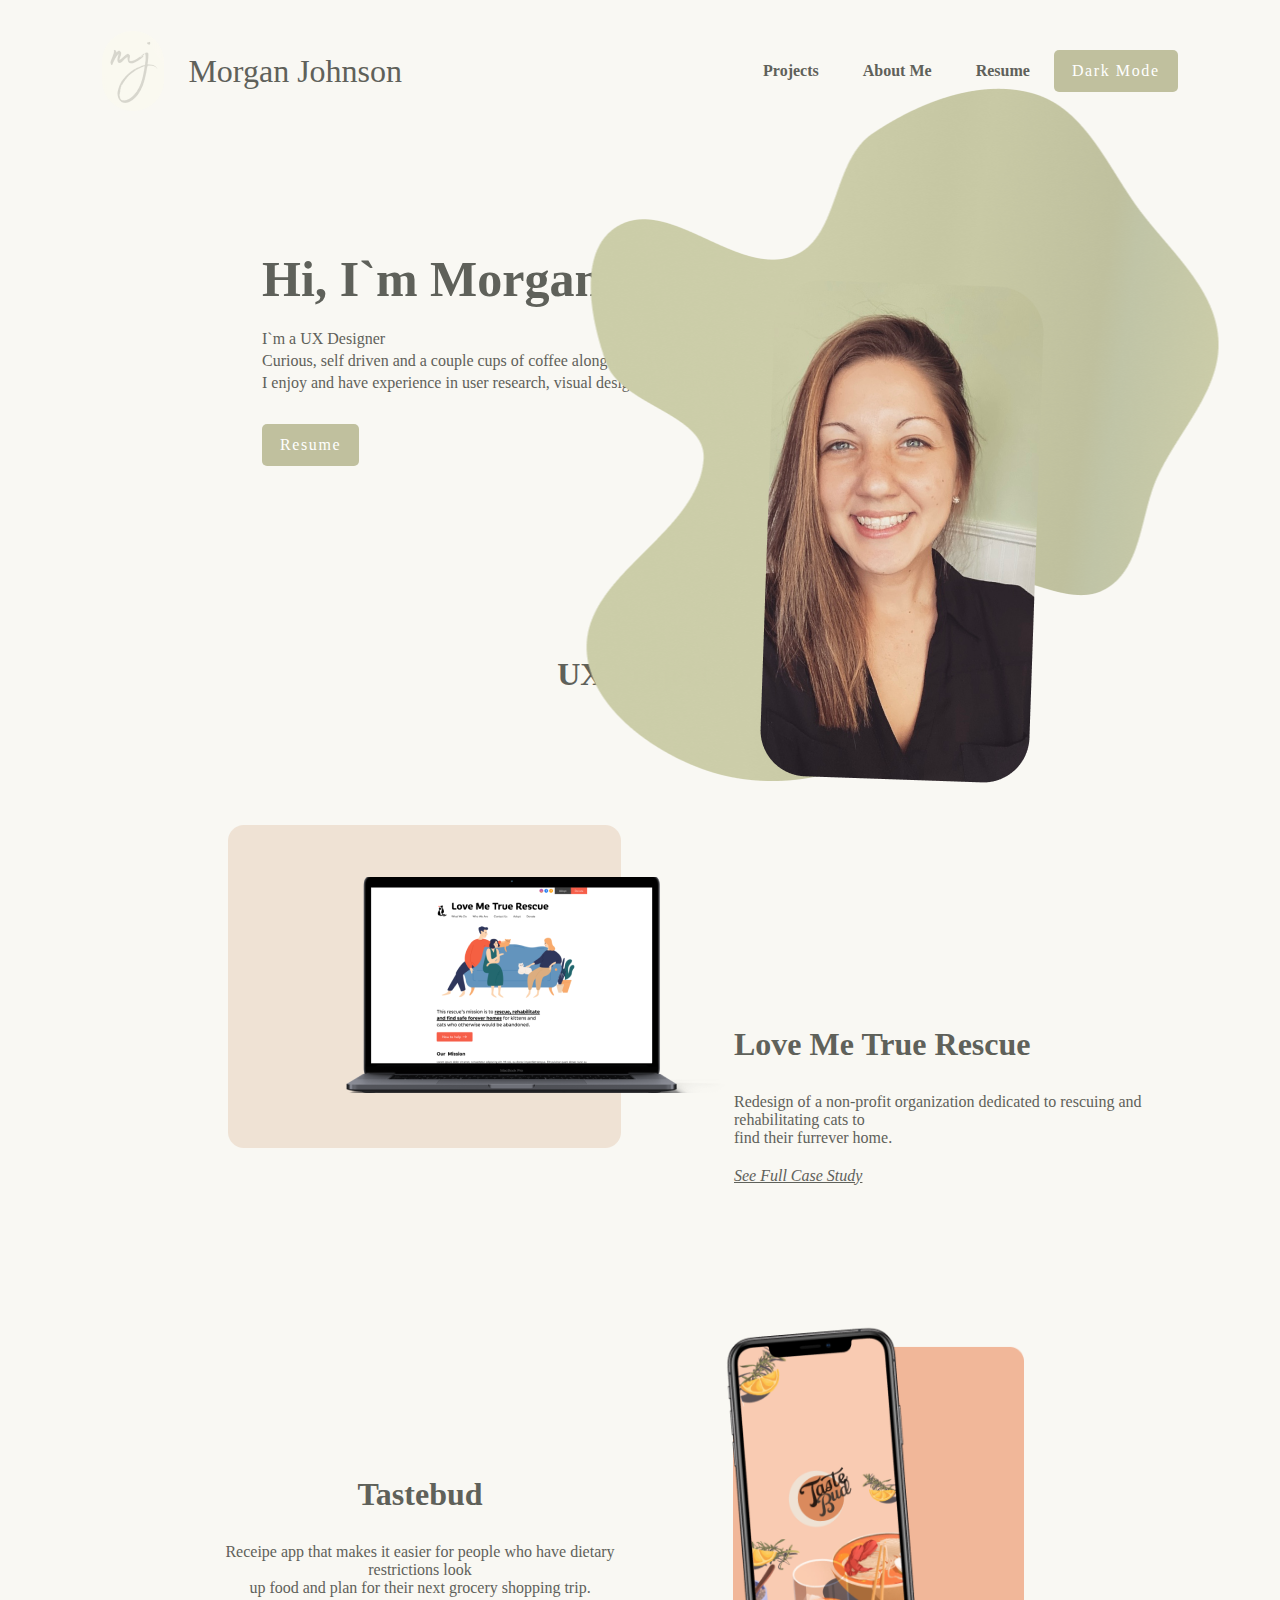
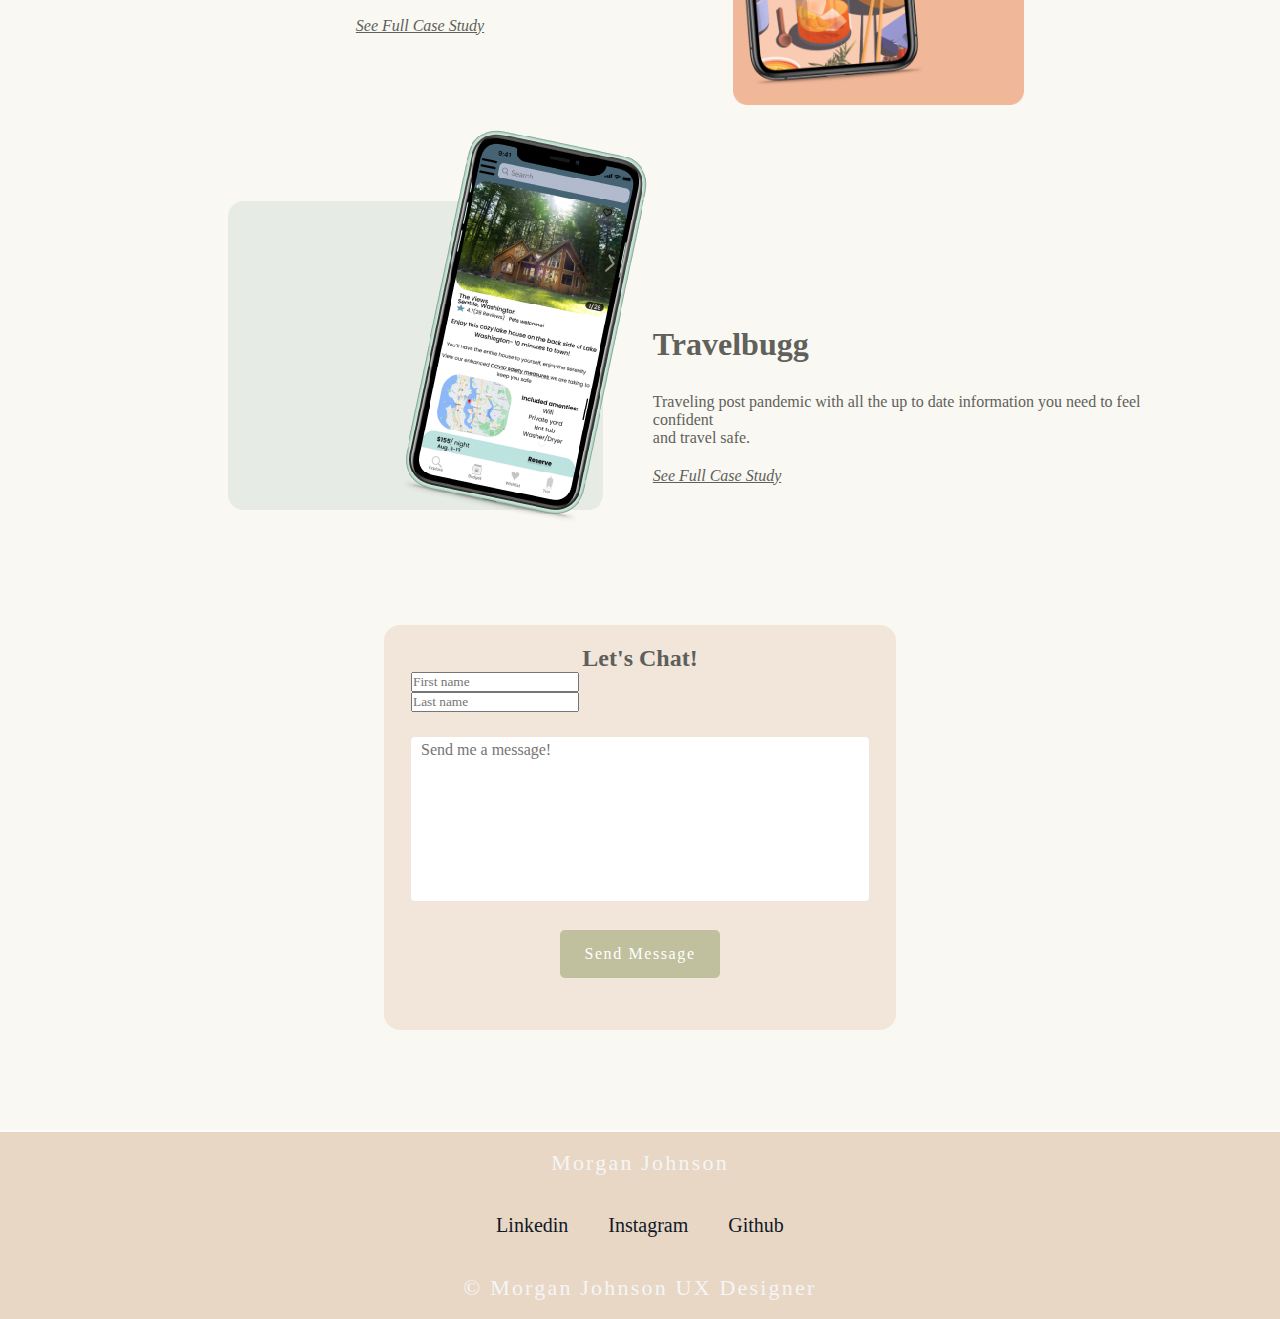
<file: index.html>
<!DOCTYPE html>
<html lang="en">
    <head>
        <meta charset="UTF-8" />
        <meta http-equiv="X-UA-Compatible" content="IE=edge" />
        <meta name="viewport" content="width=device-width, initial-scale=1.0" />
        <title>Morgan Johnson | UX</title>
        <link
            href="https://cdn.jsdelivr.net/npm/bootstrap@5.1.3/dist/css/bootstrap.min.css"
            rel="stylesheet"
            integrity="sha384-1BmE4kWBq78iYhFldvKuhfTAU6auU8tT94WrHftjDbrCEXSU1oBoqyl2QvZ6jIW3"
            crossorigin="anonymous"
        />
        <link rel="stylesheet" href="css/styles.css" />
    </head>
    <body>
        <div class="hero">
            <nav>
                <a href="/">
                    <div class="logo-header">
                        <img src="images/masked circle logo.png" class="logo" />
                        <span class="logo-name">Morgan Johnson</span>
                    </div>
                </a>
                <ul>
                    <li><a href="#projects-section">Projects</a></li>
                    <li><a href="/pages/about-me.html">About Me</a></li>
                    <li>
                        <a href="/pages/resume.html" target="_blank">Resume</a>
                    </li>
                    <a class="btn" id="dark-mode">Dark Mode</a>
                </ul>
            </nav>
            <div class="body-margin">
                <div class="detail">
                    <h1>Hi, I`m Morgan</h1>
                    <p>I`m a UX Designer</p>
                    <p>
                        Curious, self driven and a couple cups of coffee along
                        the way.
                    </p>
                    <p>
                        I enjoy and have experience in user research, visual
                        design & prototyping.
                    </p>
                    <a class="btn" href="/pages/resume.html" target="_blank"
                        >Resume</a
                    >
                </div>
                <div class="blob-with-image">
                    <img src="images/Blob a.png" class="blob" />
                    <img src="images/Morgan Blob 2.png" class="morgan" />
                </div>
                <section class="main" id="projects-section">
                    <div>
                        <h1>UX Projects</h1>
                    </div>
                    <div class="projects">
                        <div class="project-card-image-left">
                            <div class="project-image-left">
                                <img
                                    src="images/Love me new.png"
                                    class="project-image"
                                />
                            </div>
                            <div class="project-description">
                                <h1>Love Me True Rescue</h1>
                                <p>
                                    Redesign of a non-profit organization
                                    dedicated to rescuing and rehabilitating
                                    cats to<br />
                                    find their furrever home.
                                </p>
                                <a href="/" target="_blank"
                                    >See Full Case Study</a
                                >
                            </div>
                        </div>
                        <div class="project-card-image-right">
                            <div class="project-description">
                                <h1>Tastebud</h1>
                                <p>
                                    Receipe app that makes it easier for people
                                    who have dietary restrictions look <br />up
                                    food and plan for their next grocery
                                    shopping trip.
                                </p>
                                <a href="/" target="_blank"
                                    >See Full Case Study</a
                                >
                            </div>
                            <div class="project-image-right">
                                <img src="images/tastebud new.png" />
                            </div>
                        </div>
                        <div class="project-card-image-left">
                            <div class="project-image-left">
                                <img
                                    src="images/Travellbugg new.png"
                                    class="project-image"
                                    id="travelbugg-mobile"
                                />
                            </div>
                            <div class="project-description">
                                <h1>Travelbugg</h1>
                                <p>
                                    Traveling post pandemic with all the up to
                                    date information you need to feel
                                    confident<br />
                                    and travel safe.
                                </p>
                                <a href="/" target="_blank"
                                    >See Full Case Study</a
                                >
                            </div>
                        </div>
                    </div>
                </section>
                <div class="contact-me">
                    <h2>Let's Chat!</h2>
                    <div class="form-wrapper">
                        <!-- Bootstrap -->
                        <div class="row">
                            <div class="col">
                                <input
                                    type="text"
                                    class="form-control"
                                    placeholder="First name"
                                    aria-label="First name"
                                />
                            </div>
                            <div class="col">
                                <input
                                    type="text"
                                    class="form-control"
                                    placeholder="Last name"
                                    aria-label="Last name"
                                />
                            </div>
                        </div>
                        <div class="mb-3">
                            <textarea
                                class="form-control"
                                id="exampleFormControlTextarea1"
                                rows="3"
                                placeholder="Send me a message!"
                            ></textarea>
                        </div>
                    </div>

                    <input
                        id="submit-form-button"
                        class="btn contact-form-submit"
                        type="submit"
                        value="Send Message"
                    />
                </div>
            </div>
            <footer>
                <p>Morgan Johnson</p>
                <ul>
                    <li>
                        <a
                            href="https://www.linkedin.com/in/morgan-johnsonux/"
                            target="_blank"
                            >Linkedin</a
                        >
                    </li>
                    <li>Instagram</li>
                    <li>
                        <a href="https://github.com/mojoe15" target="_blank"
                            >Github</a
                        >
                    </li>
                </ul>
                <p>&copy; Morgan Johnson UX Designer</p>
            </footer>
        </div>
    </body>
    <script
        src="https://cdn.jsdelivr.net/npm/bootstrap@5.1.3/dist/js/bootstrap.bundle.min.js"
        integrity="sha384-ka7Sk0Gln4gmtz2MlQnikT1wXgYsOg+OMhuP+IlRH9sENBO0LRn5q+8nbTov4+1p"
        crossorigin="anonymous"
    ></script>
    <script
        src="http://ajax.googleapis.com/ajax/libs/jquery/1.7.1/jquery.min.js"
        type="text/javascript"
    ></script>
    <script src="js/index.js" type="text/javascript"></script>
</html>
</file>
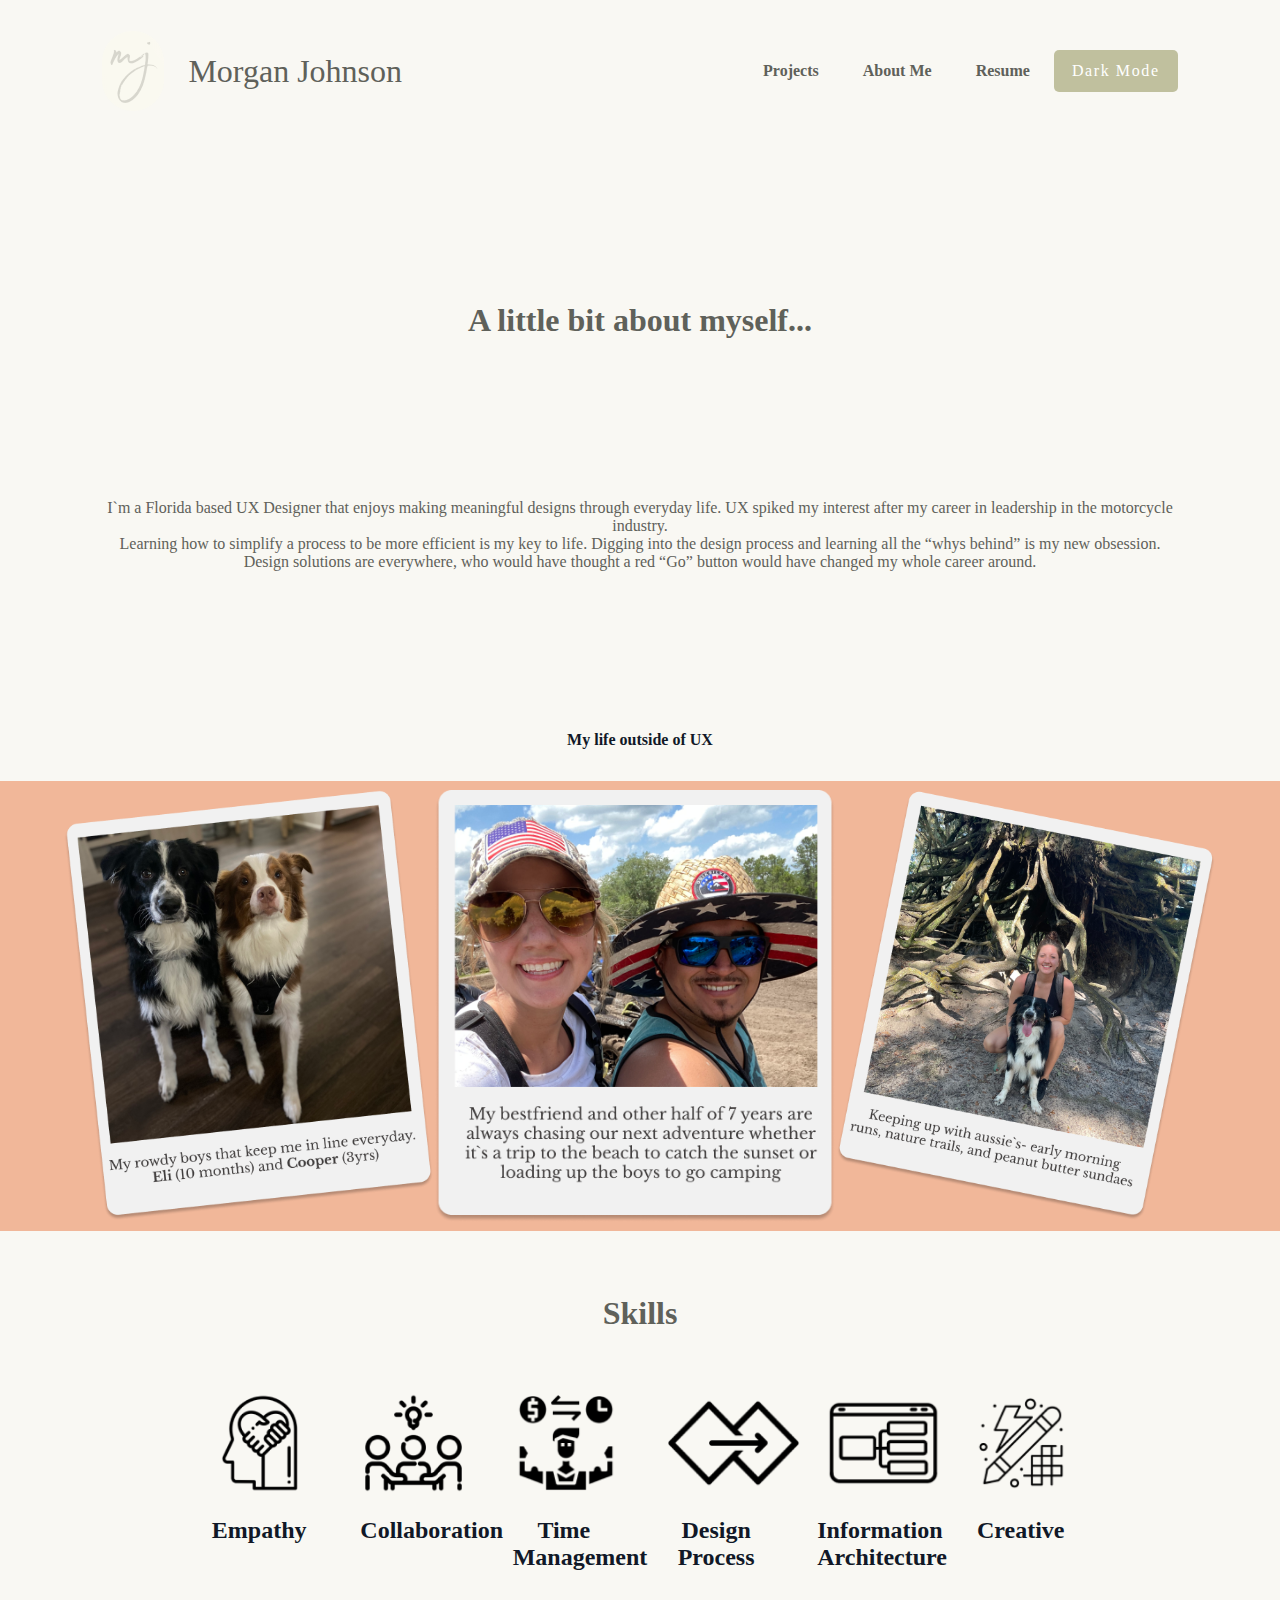
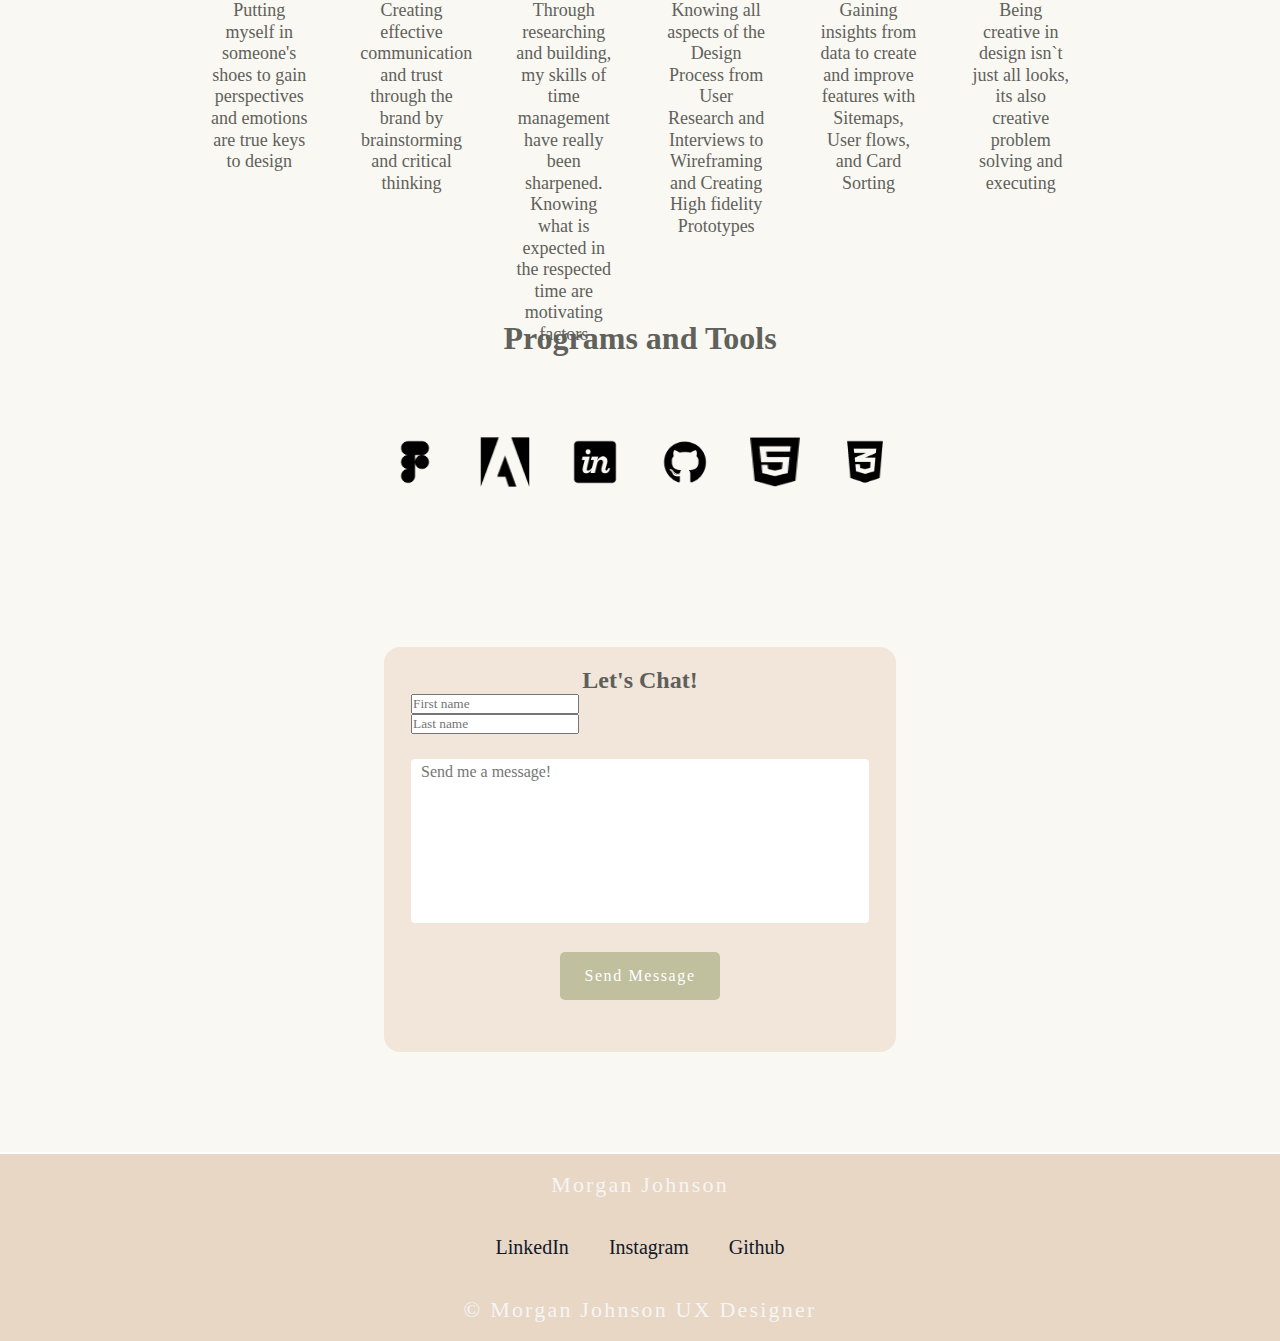
<file: pages/about-me.html>
<!DOCTYPE html>
<html lang="en">
    <head>
        <meta charset="UTF-8" />
        <meta http-equiv="X-UA-Compatible" content="IE=edge" />
        <meta name="viewport" content="width=device-width, initial-scale=1.0" />
        <link
        href="https://cdn.jsdelivr.net/npm/bootstrap@5.1.3/dist/css/bootstrap.min.css"
        rel="stylesheet"
        integrity="sha384-1BmE4kWBq78iYhFldvKuhfTAU6auU8tT94WrHftjDbrCEXSU1oBoqyl2QvZ6jIW3"
        crossorigin="anonymous"
    />
        <link rel="stylesheet" href="/css/aboutme.css" />
        <title>Morgan Johnson | About Me</title>
    </head>
    <body>
        <div class="about-me-hero">
            <nav>
                <a href="/">
                    <div class="logo-header">
                        <img src="/images/masked circle logo.png" class="logo" />
                        <span class="logo-name">Morgan Johnson</span>
                    </div>
                </a>
                <ul>
                    <li><a href="/index.html#projects-section">Projects</a></li>
                    <li><a href="/pages/about-me.html">About Me</a></li>
                    <li><a href="/pages/resume.html" target="_blank">Resume</a></li>
                    <a class="btn" id="dark-mode">Dark Mode</a>
                </ul>
            </nav>
            <div class="body-margin">
                <div class="hero">
                    <div>
                        <h1>A little bit about myself...</h1>
                    </div>
                    <div>
                        <p>
                            I`m a Florida based UX Designer that enjoys making meaningful designs through everyday life. UX spiked my interest after my career in leadership
                            in the motorcycle industry. <br>Learning how to simplify
                            a process to be more efficient is my key to life.
                            Digging into the design process and learning all the
                            “whys behind” is my new obsession. <br>Design solutions
                            are everywhere, who would have thought a red “Go”
                            button would have changed my whole career around.
                        </p>
                    </div>
                </div>
            </div>

            <div class="about-me-photos">
                <p>My life outside of UX</p>
                <div class="photos-container">
                    <img src="/images/about me boys.png" />
                    <img src="/images/about me david.png" />
                    <img src="/images/about me eli.png" />
                </div>
            </div>
            <div class="body-margin">
                <div class="skills-title">
                    <h1>Skills</h1>
                </div>
                <div class="skills-group">
                    <div class="skill">
                        <div class="skill-heading">
                            <img src="/images/empathy icon.png" />
                            <h2>Empathy</h2>
                        </div>
                        <p>
                            Putting myself in someone's shoes to gain
                            perspectives and emotions are true keys to design
                        </p>
                    </div>
                    <div class="skill">
                        <div class="skill-heading">
                            <img src="/images/collab icon.png" />
                            <h2>Collaboration</h2>
                        </div>
                        <p>
                            Creating effective communication and trust through
                            the brand by brainstorming and critical thinking
                        </p>
                    </div>
                    <div class="skill">
                        <div class="skill-heading">
                            <img src="/images/time.png" />
                            <h2>Time Management</h2>
                        </div>
                        <p>
                            Through researching and building, my skills of time management
                            have really been sharpened. Knowing what is expected
                            in the respected time are motivating factors
                        </p>
                    </div>
                    <div class="skill">
                        <div class="skill-heading">
                            <img src="/images/design process.png" />
                            <h2>Design Process</h2>
                        </div>
                        <p>
                            Knowing all aspects of the Design Process from User
                            Research and Interviews to Wireframing and Creating
                            High fidelity Prototypes
                        </p>
                    </div>
                    <div class="skill">
                        <div class="skill-heading">
                            <img src="/images/IA.png" />
                            <h2>Information Architecture</h2>
                        </div>
                        <p>
                            Gaining insights from data to create and improve
                            features with Sitemaps, User flows,
                            and Card Sorting
                        </p>
                    </div>
                    <div class="skill">
                        <div class="skill-heading">
                            <img src="/images/creative.png" />
                            <h2>Creative</h2>
                        </div>
                        <p>
                            Being creative in design isn`t just all looks, its
                            also creative problem solving and executing
                        </p>
                    </div>
                </div> 
                <div class="tools-title">
                    <h1>Programs and Tools</h1>
                </div>
                <div class="tools-group">
                    <img src="/images/figma.png" />
                    <img src="/images/adobe.png" />
                    <img src="/images/invision.png" />
                    <img src="/images/github.png" />
                    <img src="/images/html.png" />
                    <img src="/images/css3-alt.png" />
                </div>
                <div class="contact-me">
                    <h2>Let's Chat!</h2>
                    <div class="form-wrapper">
                        <!-- Bootstrap -->
                        <div class="row">
                            <div class="col">
                                <input
                                    type="text"
                                    class="form-control"
                                    placeholder="First name"
                                    aria-label="First name"
                                />
                            </div>
                            <div class="col">
                                <input
                                    type="text"
                                    class="form-control"
                                    placeholder="Last name"
                                    aria-label="Last name"
                                />
                            </div>
                        </div>
                        <div class="mb-3">
                            <textarea
                                class="form-control"
                                id="exampleFormControlTextarea1"
                                rows="3"
                                placeholder="Send me a message!"
                            ></textarea>
                        </div>
                    </div>

                    <input
                        id="submit-form-button"
                        class="btn contact-form-submit"
                        type="submit"
                        value="Send Message"
                    />
                </div>
            </div>
            <footer>
                <p>Morgan Johnson</p>
                <ul>
                    <li>LinkedIn</li>
                    <li>Instagram</li>
                    <li>
                        <a href="https://github.com/mojoe15" target="_blank"
                            >Github</a
                        >
                    </li>
                </ul>
                <p>&copy; Morgan Johnson UX Designer</p>
            </footer>
    </body>
    <script
    src="https://cdn.jsdelivr.net/npm/bootstrap@5.1.3/dist/js/bootstrap.bundle.min.js"
    integrity="sha384-ka7Sk0Gln4gmtz2MlQnikT1wXgYsOg+OMhuP+IlRH9sENBO0LRn5q+8nbTov4+1p"
    crossorigin="anonymous"
></script>
<script
src="http://ajax.googleapis.com/ajax/libs/jquery/1.7.1/jquery.min.js"
type="text/javascript"
></script>
<script src="/js/index.js" type="text/javascript"></script>
</html>
</file>
<file: css/styles.css>
* {
    margin: 0;
    padding: 0;
    font-family: serif;
    --tw-text-opacity: 1;
    color: rgba(17, 24, 39, var(--tw-text-opacity));
}

html {
    scroll-behavior: smooth;
    background-color: rgb(252, 251, 240);
}

a {
    color: inherit;
    text-decoration: none;
    cursor: pointer;
}

.btn {
    background: #c0c09e;
    padding: 10px 18px;
    text-decoration: none;
    letter-spacing: 0.1em;
    line-height: 22px;
    color: white;
    display: inline-block;
    margin: 30px 0;
    border-radius: 5px;
}

.btn:hover {
    background: rgb(134, 134, 111);
}

.hero {
    position: relative;
    width: 100%;
    height: 100%;
    background: rgb(249, 248, 243);
}

nav {
    display: flex;
    width: 84%;
    margin: auto;
    padding: 20px 0;
    align-items: center;
    justify-content: space-between;
}

nav ul li {
    display: inline-block;
    list-style: none;
    margin: 10px 20px;
}

nav ul li a {
    text-decoration: none;
    color: rgb(95, 97, 90);
    font-weight: bold;
}

nav ul li a:hover {
    color: rgb(134, 134, 111);
}

.body-margin {
    margin: 0;
}

@media screen and (min-width: 600px) and (max-width: 768px) {
    .body-margin {
        margin: 0px 25px;
    }
}

@media screen and (min-width: 768px) {
    .body-margin {
        margin: 0px 100px;
    }
}

.detail {
    margin-left: 15%;
    margin-top: 10%;
}

.detail h1 {
    font-size: 50px;
    color: rgb(95, 97, 90);
    margin-bottom: 20px;
}

.detail p {
    color: rgb(95, 97, 90);
    line-height: 22px;
}

.blob-with-image {
    width: 45%;
    height: 15%;
    position: absolute;
    bottom: auto;
    right: 90px;
}

/* mobile first design */
.blob-with-image img {
    display: none;
}

/* media query */
@media screen and (min-width: 768px) {
    .blob-with-image img {
        /* put back display: block to this CSS selector */
        display: block;
        position: absolute;
        bottom: 300px;
        left: 200px;
    }

    .blob-with-image .blob {
        /* put back display: block to this CSS selector */
        display: block;
    }

    .morgan {
        left: 400px;
    }
}

/* media query */
@media screen and (min-width: 1200px) {
    .blob-with-image img {
        height: fit-content 20%;
        position: absolute;
        left: 50%;
        bottom: 150px;
        transform: translateX(-50%);
        transition: bottom 1s, left 1s;
    }

    .blob-with-image .blob {
        /* put back display: block to this CSS selector */
        display: block;
    }
    .blob-with-image:hover .blob {
        bottom: 10px;
    }

    .blob-with-image:hover .morgan {
        left: 45%;
    }
}

.logo-header {
    display: flex;
    align-items: center;
}

.logo-name {
    margin-left: 24px;
    font-size: 2rem;
    color: rgb(95, 97, 90);
}

.main {
    margin-top: 17vh;
    text-align: center;
    justify-content: center;
}
.main h1 {
    margin-top: 10rem;
}
.main div,
h1,
p {
    color: rgb(95, 97, 90);
}

.projects {
    height: auto;
    display: flex;
    flex-direction: column;
    justify-content: space-around;
    margin-top: 2rem;
}

.project-card-image-left {
    display: flex;
    text-align: left;
    height: 400px;
    margin: 100px 0;
}

.project-card-image-left img {
    flex: 1;
}

.project-card-image-left h1 {
    font-weight: 600;
    margin-bottom: 30px;
}

.project-card-image-left a {
    margin-top: 20px;
    text-decoration: underline;
    font-style: italic;
}

.project-image-left {
    flex: 1;
}

#travelbugg-mobile {
    height: 100%;
}

.project-image {
    image-rendering: pixelated;
    margin-left: 10vw;
}

.project-description {
    flex: 1;
    display: flex;
    flex-direction: column;
    justify-content: center;
    height: 100%;
    width: 100%;
}

.project-card-image-right {
    display: flex;
    text-align: left;
    height: 300px;
}

.project-card-image-right img {
    height: 380px;
    width: 300px;
    margin-left: 84px;
    justify-content: right;
}

.project-image-right {
    flex: 1;
    display: flex;
    justify-content: left;
}

.project-card-image-right h1 {
    font-weight: 600;
    padding-left: 100px;
    margin-bottom: 30px;
    text-align: center;
}

.project-card-image-right a {
    margin-top: 20px;
    padding-left: 100px;
    text-decoration: underline;
    font-style: italic;
    text-align: center;
}

.project-card-image-right p {
    padding-left: 100px;
    text-align: center;
}

.contact-me {
    display: flex;
    flex-direction: column;
    align-items: center;
    width: 40vw;
    margin: 0 auto;
    background-color: rgb(241, 230, 217);
    border-radius: 16px;
    height: 45vh;
    margin-bottom: 50px;
}
.contact-me h2 {
    margin-top: 20px;
    color: rgb(94, 95, 92);
}

.contact-me-fname-email {
    display: flex;
    justify-content: space-between;
    margin-top: 25px;
    border: none;
    font-size: 13px;
}

.contact-me-fname-email input {
    height: 2rem;
    width: 16vw;
    padding-left: 10px;
    border: none;
    font-size: 1rem;
    border-radius: 4px;
}

.contact-form-submit {
    margin-top: 10px;
    width: 10rem;
    height: 48px;
    text-decoration: none;
    letter-spacing: 0.1em;
    border: none;
    font-size: 1rem;
    margin-top: 25px;
    margin-bottom: 25px;
}

.contact-me textarea {
    border-radius: 4px;
    padding-left: 10px;
    padding-top: 4px;
    height: 10rem;
    width: 35vw;
    background-color: white;
    text-align: left;
    color: rgb(26, 24, 24);
    font-family: serif;
    border: none;
    font-size: 1rem;
    margin-top: 25px;
    resize: none;
}

footer {
    display: flex;
    flex-direction: column;
    justify-content: center;
    bottom: 0;
    left: 0;
    background-color: rgb(232, 215, 197);
    border-top: 2px solid rgb(255, 255, 255);
    width: 100%;
    margin-top: 100px;
}

footer ul {
    display: flex;
    justify-content: center;
}

footer ul li {
    display: inline-block;
    list-style: none;
    margin: 20px 20px 20px 20px;
    font-size: 20px;
}

footer p {
    text-align: center;
    padding: 20px;
    color: whitesmoke;
    font-style: normai;
    line-height: 22px;
    letter-spacing: 0.1em;
    font-size: 22px;
}
</file>
<file: css/aboutme.css>
* {
    margin: 0;
    padding: 0;
    font-family: serif;
    --tw-text-opacity: 1;
    color: rgba(17, 24, 39, var(--tw-text-opacity));
}

html {
    scroll-behavior: smooth;
    background: rgb(249, 248, 243);
}

a {
    color: inherit;
    text-decoration: none;
}

.btn {
    background: #c0c09e;
    padding: 10px 18px;
    text-decoration: none;
    letter-spacing: 0.1em;
    line-height: 22px;
    color: white;
    display: inline-block;
    margin: 30px 0;
    border-radius: 5px;
}

.btn:hover {
    background: rgb(134, 134, 111);
}

.body-margin {
    margin: 0;
}

@media screen and (min-width: 600px) and (max-width: 768px) {
    .body-margin {
        margin: 0px 25px;
    }
}

@media screen and (min-width: 768px) {
    .body-margin {
        margin: 0px 100px;
    }
}

.logo-header {
    display: flex;
    align-items: center;
}

.logo-name {
    margin-left: 24px;
    font-size: 2rem;
    color: rgb(95, 97, 90);
}

nav {
    display: flex;
    width: 84%;
    margin: auto;
    padding: 20px 0;
    align-items: center;
    justify-content: space-between;
}

nav ul li {
    display: inline-block;
    list-style: none;
    margin: 10px 20px;
}

nav ul li a {
    text-decoration: none;
    color: rgb(95, 97, 90);
    font-weight: bold;
}

nav ul li a:hover {
    color: rgb(134, 134, 111);
}

.hero {
    text-align: center;
    margin-top: 10rem;
    margin-bottom: 4rem;
}

.hero h1 {
    color: rgb(95, 97, 90);
}

.hero p {
    text-align: center;
    margin-top: 10rem;
    margin-bottom: 10rem;
    color: rgb(95, 97, 90);
}

.about-me-photos {
    text-align: center;
    margin-top: 4rem;
    margin-bottom: 4rem;
    font-weight: bold;
}

.photos-container {
    background-color: rgb(241, 183, 153);
    height: 50vh;
    display: flex;
    justify-content: center;
    align-items: center;
    flex-wrap: wrap;
    margin-top: 2rem;
}

.photos-container img {
    height: 27rem;
}

.skills-title {
    text-align: center;
    font-weight: bold;
    margin: 0 auto;
}
.skills-group {
    display: flex;
    margin: 16px auto 0 auto;
    width: 80%;
    justify-content: space-between;
}

.skill {
    width: 8vw;
    height: 50vh;
    text-align: center;
    margin: 5vh 0;
}

.skills-title h1 {
    color: rgb(95, 97, 90);
}
.skill-heading {
    height: 23vh;
}

.skill-heading img {
    height: 100px;
}

.skill-heading h2 {
    margin-top: 20px;
}

.skill p {
    font-size: 18px;
    line-height: 1.2;
    color: rgb(95, 97, 90);
}

.tools-title {
    text-align: center;
    margin: 32px auto;
}

.tools-title h1 {
    color: rgb(95, 97, 90);
}

.tools-group {
    display: flex;
    justify-content: space-around;
    width: 50%;
    margin: 5rem auto 10rem auto;
}

.tools-group img {
    height: 50px;
    width: 50px;
    flex-wrap: wrap;
    -webkit-flex-wrap: wrap;
}

.contact-me {
    display: flex;
    flex-direction: column;
    align-items: center;
    width: 40vw;
    margin: 0 auto;
    background-color: rgb(241, 230, 217);
    border-radius: 16px;
    height: 45vh;
    margin-bottom: 50px;
}
.contact-me h2 {
    margin-top: 20px;
    color: rgb(94, 95, 92);
}

.contact-me-fname-email {
    display: flex;
    justify-content: space-between;
    margin-top: 25px;
    border: none;
    font-size: 13px;
}

.contact-me-fname-email input {
    height: 2rem;
    width: 16vw;
    padding-left: 8px;
    border: none;
    font-size: 1rem;
    border-radius: 4px;
}

.contact-form-submit {
    margin-top: 10px;
    width: 10rem;
    height: 48px;
    text-decoration: none;
    letter-spacing: 0.1em;
    border: none;
    font-size: 1rem;
    margin-top: 25px;
    margin-bottom: 25px;
}

.contact-me textarea {
    border-radius: 4px;
    padding-left: 10px;
    padding-top: 4px;
    height: 10rem;
    width: 35vw;
    background-color: white;
    text-align: left;
    color: rgb(26, 24, 24);
    font-family: serif;
    border: none;
    font-size: 1rem;
    margin-top: 25px;
    resize: none;
}

footer {
    display: flex;
    flex-direction: column;
    justify-content: center;
    bottom: 0;
    left: 0;
    background-color: rgb(232, 215, 197);
    border-top: 2px solid rgb(255, 255, 255);
    width: 100%;
    margin-top: 100px;
}

footer ul {
    display: flex;
    justify-content: center;
}

footer ul li {
    display: inline-block;
    list-style: none;
    margin: 20px 20px 20px 20px;
    font-size: 20px;
}

footer p {
    text-align: center;
    padding: 20px;
    color: whitesmoke;
    font-style: normai;
    line-height: 22px;
    letter-spacing: 0.1em;
    font-size: 22px;
}
</file>
